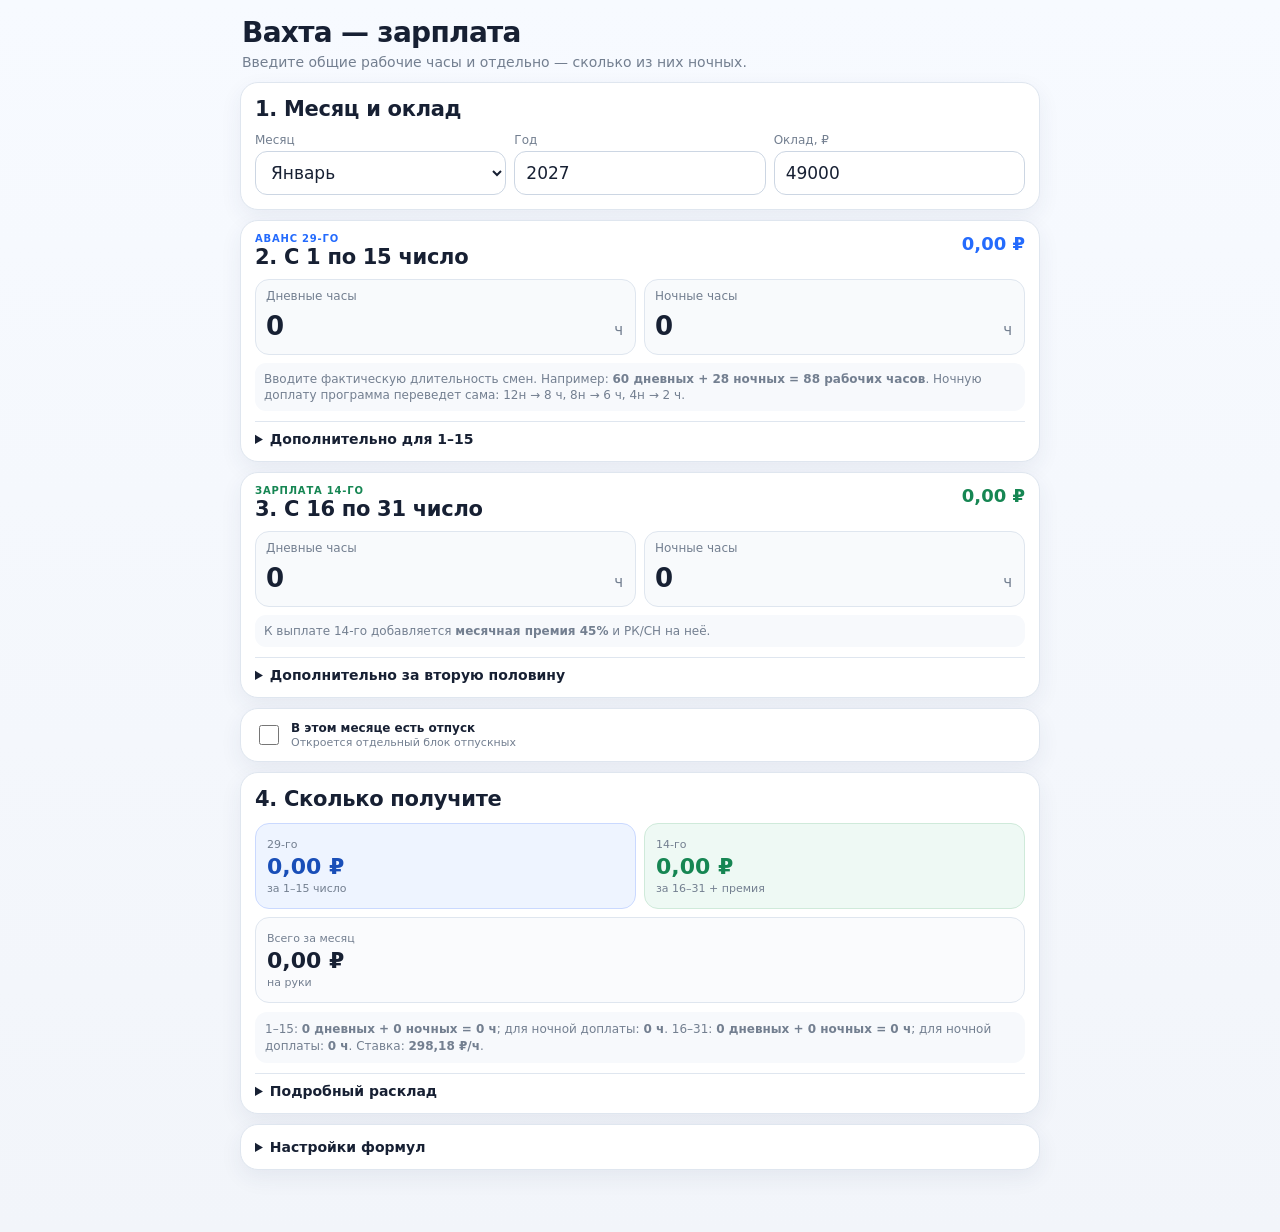
<file: index.html>
<!DOCTYPE html>
<html lang="ru">
<head>
<meta charset="UTF-8">
<meta name="viewport" content="width=device-width,initial-scale=1.0,viewport-fit=cover">
<title>Вахта — зарплата</title>
<meta name="theme-color" content="#246bfd">
<meta name="mobile-web-app-capable" content="yes">
<meta name="apple-mobile-web-app-capable" content="yes">
<meta name="apple-mobile-web-app-title" content="Вахта ЗП">
<link rel="manifest" href="manifest.webmanifest">
<link rel="icon" href="icon.svg" type="image/svg+xml">
<link rel="stylesheet" href="styles.css">
</head>
<body>
<div class="wrap">
  <div class="hero">
    <h1>Вахта — зарплата</h1>
    <p>Введите общие рабочие часы и отдельно — сколько из них ночных.</p>
  </div>

  <section class="card">
    <h2>1. Месяц и оклад</h2>
    <div class="grid3">
      <div><label>Месяц</label><select id="month">
        <option value="1">Январь</option><option value="2">Февраль</option><option value="3">Март</option><option value="4">Апрель</option><option value="5">Май</option><option value="6">Июнь</option><option value="7">Июль</option><option value="8">Август</option><option value="9">Сентябрь</option><option value="10">Октябрь</option><option value="11">Ноябрь</option><option value="12">Декабрь</option>
      </select></div>
      <div><label>Год</label><input id="year" type="number" value="2027" min="2024" max="2100"></div>
      <div><label>Оклад, ₽</label><input id="salary" type="number" value="49000" min="0" step="1"></div>
    </div>
  </section>

  <section class="card period first">
    <div class="periodHead"><div><div class="eyebrow">АВАНС 29-ГО</div><h2>2. С 1 по 15 число</h2></div><div class="periodMoney" id="advanceTop">0 ₽</div></div>
    <div class="hoursGrid">
      <div class="bigField"><label>Всего рабочих часов</label><input id="day1" inputmode="decimal" type="number" min="0" step="1" value="0"><span>ч</span></div>
      <div class="bigField"><label>Из них ночных</label><input id="night1" inputmode="decimal" type="number" min="0" step="1" value="0"><span>ч</span></div>
    </div>
    <div class="note">Ночные часы <b>уже входят</b> в общие рабочие часы. Например: отработано 88 ч, из них ночных 18 ч → вводите <b>88</b> и <b>18</b>.</div>
    <details>
      <summary>Дополнительно для 1–15</summary>
      <div class="grid3 inside">
        <div><label>Праздничные часы</label><input id="holiday1" type="number" min="0" step="1" value="0"></div>
        <div><label>Дней в пути</label><input id="travel1" type="number" min="0" step="1" value="0"></div>
        <div><label>Дней вахты</label><input id="vakh1" type="number" min="0" step="1" placeholder="авто"></div>
      </div>
      <div class="small">Если «Дней вахты» пусто, программа оценит их по рабочим часам и дням в пути.</div>
    </details>
  </section>

  <section class="card period second">
    <div class="periodHead"><div><div class="eyebrow greenText">ЗАРПЛАТА 14-ГО</div><h2>3. <span id="secondLabel">С 16 по 31 число</span></h2></div><div class="periodMoney greenText" id="salaryTop">0 ₽</div></div>
    <div class="hoursGrid">
      <div class="bigField"><label>Всего рабочих часов</label><input id="day2" inputmode="decimal" type="number" min="0" step="1" value="0"><span>ч</span></div>
      <div class="bigField"><label>Из них ночных</label><input id="night2" inputmode="decimal" type="number" min="0" step="1" value="0"><span>ч</span></div>
    </div>
    <div class="note">К выплате 14-го добавляется <b>месячная премия 45%</b> и РК/СН на неё.</div>
    <details>
      <summary>Дополнительно за вторую половину</summary>
      <div class="grid3 inside">
        <div><label>Праздничные часы</label><input id="holiday2" type="number" min="0" step="1" value="0"></div>
        <div><label>Дней в пути</label><input id="travel2" type="number" min="0" step="1" value="0"></div>
        <div><label>Дней вахты</label><input id="vakh2" type="number" min="0" step="1" placeholder="авто"></div>
      </div>
    </details>
  </section>

  <section class="card vacationCard">
    <label class="switchRow"><input id="hasVacation" type="checkbox"><span><b>В этом месяце есть отпуск</b><small>Откроется отдельный блок отпускных</small></span></label>
    <div id="vacationBox" class="hidden vacationBox">
      <div class="grid">
        <div><label>Дней отпуска</label><input id="vacDays" type="number" min="0" step="1" value="0"></div>
        <div><label>Отпускные на руки, ₽</label><input id="vacNet" type="number" min="0" step="100" value="0"></div>
      </div>
      <div class="note">Пока отпускные вводятся отдельной суммой на руки. Автоматический расчёт отпускных сделаем отдельной логикой.</div>
    </div>
  </section>

  <section class="card resultCard">
    <h2>4. Сколько получите</h2>
    <div class="resultGrid">
      <div class="result blue"><span>29-го</span><strong id="advanceOut">0 ₽</strong><small>за 1–15 число</small></div>
      <div class="result green"><span>14-го</span><strong id="finalOut">0 ₽</strong><small id="finalCaption">за 16–31 + премия</small></div>
      <div class="result" id="vacResult"><span>Отпускные</span><strong id="vacOut">0 ₽</strong><small>отдельной выплатой</small></div>
      <div class="result total"><span>Всего за месяц</span><strong id="netOut">0 ₽</strong><small>на руки</small></div>
    </div>
    <div class="summary" id="summary"></div>
    <details>
      <summary>Подробный расклад</summary>
      <div class="tableWrap"><table><thead><tr><th>Начисление</th><th>1–15</th><th id="thSecond">16–31</th></tr></thead><tbody id="breakdown"></tbody></table></div>
    </details>
  </section>

  <section class="card settingsCard">
    <details>
      <summary>Настройки формул</summary>
      <div class="grid3 inside">
        <div><label>Норма часов</label><input id="norm" type="number" step="0.01" value="164.33"></div>
        <div><label>РК, %</label><input id="rkPct" type="number" step="1" value="80"></div>
        <div><label>СН, %</label><input id="snPct" type="number" step="1" value="80"></div>
        <div><label>Ночные, %</label><input id="nightPct" type="number" step="1" value="35"></div>
        <div><label>Премия, %</label><input id="premiumPct" type="number" step="1" value="45"></div>
        <div><label>Вахтовая, ₽/день</label><input id="vakhDay" type="number" step="1" value="287"></div>
        <div><label>Профсоюз, %</label><input id="unionPct" type="number" step="0.1" value="1"></div>
        <div><label>НДФЛ, %</label><input id="taxPct" type="number" step="0.1" value="13"></div>
        <div><label>Налоговый вычет, ₽</label><input id="taxDeduction" type="number" step="100" value="0"></div>
        <div><label>Оплата дня в пути, ₽</label><input id="travelDay" type="number" step="1" value="0"><small>Для точности можно указать из расчётки</small></div>
        <div><label>Доп. начисления 14-го, ₽</label><input id="extraGross" type="number" step="100" value="0"></div>
      </div>
      <button id="resetBtn" class="softBtn" type="button">Сбросить часы месяца</button>
    </details>
  </section>
</div>
<script src="core.js" defer></script>
</body>
</html>
</file>
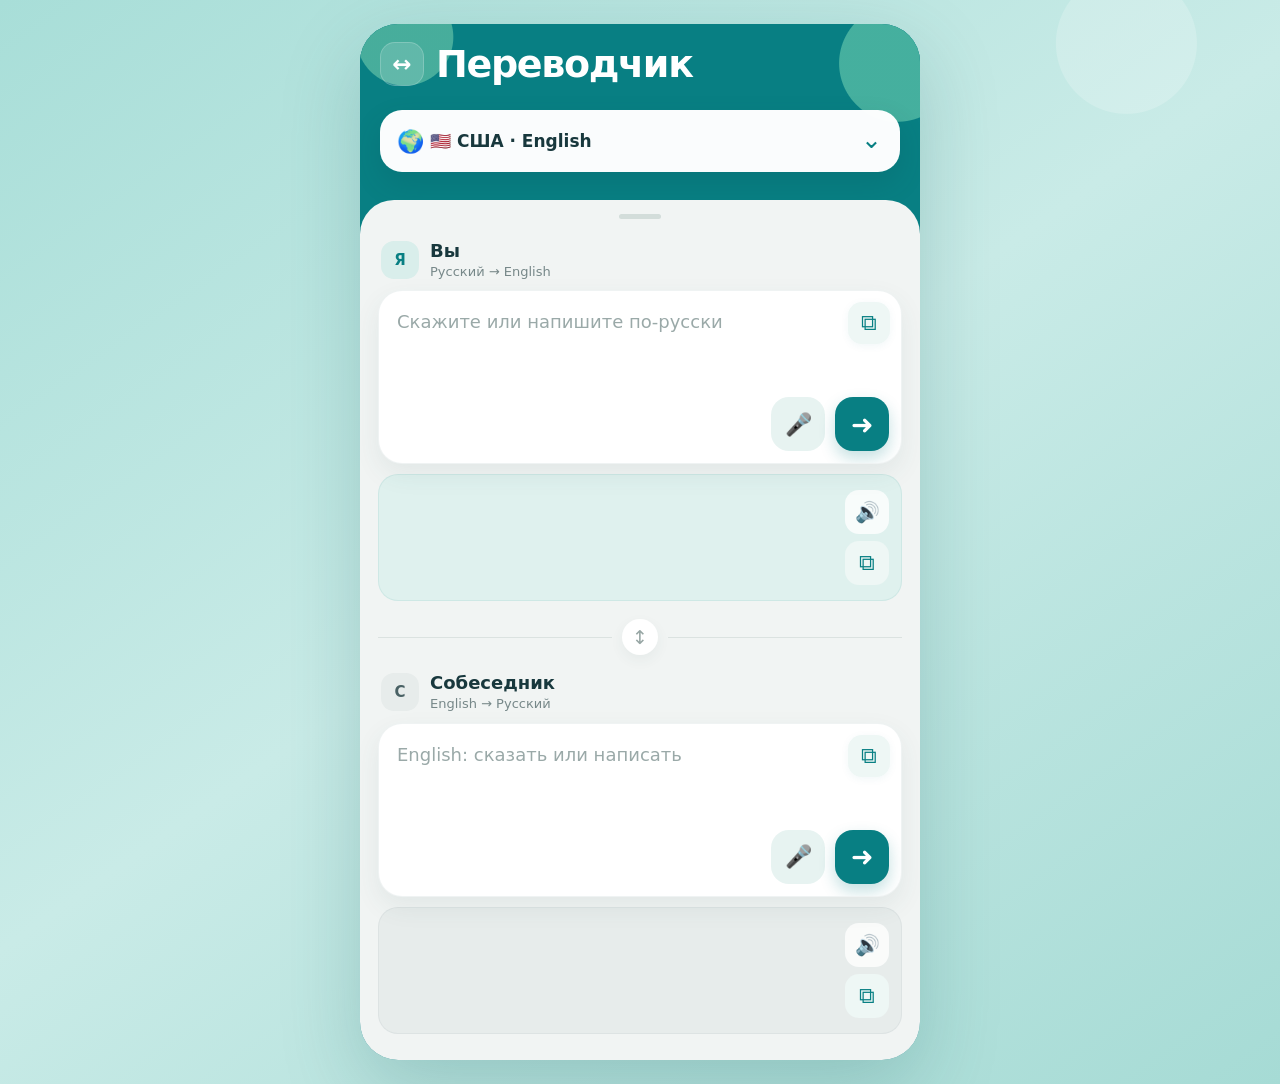
<file: voice-translator/index.html>
<!doctype html>
<html lang="ru">
<head>
  <meta charset="utf-8">
  <meta name="viewport" content="width=device-width,initial-scale=1,viewport-fit=cover,user-scalable=no">
  <meta name="theme-color" content="#087f83">
  <meta name="description" content="Двусторонний голосовой переводчик для общения в поездках.">
  <meta name="mobile-web-app-capable" content="yes">
  <meta name="apple-mobile-web-app-capable" content="yes">
  <meta name="apple-mobile-web-app-title" content="Переводчик">
  <meta name="apple-mobile-web-app-status-bar-style" content="black-translucent">
  <title>Переводчик</title>
  <link rel="manifest" href="manifest.webmanifest?v=15">
  <link rel="icon" href="icon.svg?v=15" type="image/svg+xml">
  <link rel="stylesheet" href="styles.css?v=15">
  <style>
    .copy-mini{
      border:0;display:grid;place-items:center;width:42px;height:42px;border-radius:14px;
      background:#eef7f5;color:#087f83;font-size:22px;font-weight:800;line-height:1;
      cursor:pointer;-webkit-tap-highlight-color:transparent;touch-action:manipulation;
      transition:transform .08s ease,background .15s ease,color .15s ease
    }
    .copy-mini:active{transform:scale(.95)}
    .copy-mini.copied{background:#087f83;color:#fff}
    .composer-copy{position:absolute;z-index:4;top:11px;right:11px;box-shadow:0 2px 8px rgba(8,127,131,.06)}
    .composer textarea{padding-right:66px}
    .bubble-buttons{flex:0 0 auto;display:flex;flex-direction:column;gap:7px}
    .bubble-buttons .sound-btn,.bubble-buttons .copy-mini{width:44px;height:44px;border-radius:14px}
    @media(max-width:360px){
      .copy-mini{width:40px;height:40px;border-radius:13px}
      .composer textarea{padding-right:62px}
      .bubble-buttons .sound-btn,.bubble-buttons .copy-mini{width:42px;height:42px}
    }
  </style>
</head>
<body>
  <main class="phone-shell">
    <header class="hero">
      <div class="app-title">
        <div class="app-mark" aria-hidden="true">↔</div>
        <h1>Переводчик</h1>
      </div>

      <div class="country-picker">
        <span class="country-icon" aria-hidden="true">🌍</span>
        <select id="countrySelect" aria-label="Выбрать страну собеседника"></select>
        <span class="country-chevron" aria-hidden="true">⌄</span>
      </div>
    </header>

    <section class="conversation-sheet">
      <div class="sheet-handle" aria-hidden="true"></div>

      <section class="talk-section">
        <div class="speaker-row">
          <span class="speaker-badge">Я</span>
          <div class="speaker-copy">
            <strong>Вы</strong>
            <span id="youDirection">Русский → English</span>
          </div>
        </div>

        <div class="composer">
          <textarea id="youText" rows="3" enterkeyhint="send" autocomplete="off" autocapitalize="sentences" placeholder="Скажите или напишите по-русски"></textarea>
          <button id="copyYouText" class="copy-mini composer-copy" type="button" aria-label="Скопировать ваш текст">⧉</button>
          <div class="composer-actions">
            <button id="youMic" class="round-btn mic-btn" type="button" aria-label="Говорить по-русски">🎤</button>
            <button id="youSend" class="round-btn send-btn" type="button" aria-label="Перевести">➜</button>
          </div>
        </div>

        <div id="youResult" class="translation-bubble" aria-live="polite" hidden>
          <div id="foreignText" class="result-text"></div>
          <div class="bubble-buttons">
            <button id="speakForeign" class="sound-btn" type="button" aria-label="Озвучить перевод">🔊</button>
            <button id="copyForeignText" class="copy-mini" type="button" aria-label="Скопировать перевод">⧉</button>
          </div>
        </div>
      </section>

      <div class="conversation-divider" aria-hidden="true"><span>↕</span></div>

      <section class="talk-section partner-section">
        <div class="speaker-row">
          <span class="speaker-badge partner-badge">С</span>
          <div class="speaker-copy">
            <strong>Собеседник</strong>
            <span id="partnerDirection">English → Русский</span>
          </div>
        </div>

        <div class="composer">
          <textarea id="partnerText" rows="3" enterkeyhint="send" autocomplete="off" autocapitalize="sentences" placeholder="Say or type in English"></textarea>
          <button id="copyPartnerText" class="copy-mini composer-copy" type="button" aria-label="Скопировать текст собеседника">⧉</button>
          <div class="composer-actions">
            <button id="partnerMic" class="round-btn mic-btn" type="button" aria-label="Говорить на языке собеседника">🎤</button>
            <button id="partnerSend" class="round-btn send-btn" type="button" aria-label="Перевести на русский">➜</button>
          </div>
        </div>

        <div id="partnerResult" class="translation-bubble partner-result" aria-live="polite" hidden>
          <div id="russianText" class="result-text"></div>
          <div class="bubble-buttons">
            <button id="speakRussian" class="sound-btn" type="button" aria-label="Озвучить по-русски">🔊</button>
            <button id="copyRussianText" class="copy-mini" type="button" aria-label="Скопировать перевод на русский">⧉</button>
          </div>
        </div>
      </section>
    </section>

    <div id="toast" class="toast" role="status" aria-live="polite" hidden></div>
  </main>

  <script src="app.js?v=15" defer></script>
  <script>
    (() => {
      function message(text){
        const toast=document.querySelector('#toast');
        if(!toast)return;
        toast.textContent=text;toast.hidden=false;
        clearTimeout(window.__copyToastTimer);
        window.__copyToastTimer=setTimeout(()=>{toast.hidden=true},1400);
      }

      async function copy(value,button){
        const text=String(value||'').trim();
        if(!text){message('Здесь пока нет текста');return}
        try{
          if(navigator.clipboard&&window.isSecureContext){
            await navigator.clipboard.writeText(text);
          }else{
            const helper=document.createElement('textarea');
            helper.value=text;helper.setAttribute('readonly','');
            helper.style.position='fixed';helper.style.opacity='0';helper.style.pointerEvents='none';
            document.body.append(helper);helper.select();helper.setSelectionRange(0,helper.value.length);
            const ok=document.execCommand('copy');helper.remove();if(!ok)throw new Error('copy');
          }
          try{navigator.vibrate?.(14)}catch{}
          button.textContent='✓';button.classList.add('copied');message('Скопировано');
          setTimeout(()=>{button.textContent='⧉';button.classList.remove('copied')},900);
        }catch{message('Не удалось скопировать')}
      }

      const bind=(buttonId,getValue)=>{
        const button=document.getElementById(buttonId);
        if(button)button.addEventListener('click',()=>copy(getValue(),button));
      };

      bind('copyYouText',()=>document.getElementById('youText')?.value);
      bind('copyForeignText',()=>document.getElementById('foreignText')?.textContent);
      bind('copyPartnerText',()=>document.getElementById('partnerText')?.value);
      bind('copyRussianText',()=>document.getElementById('russianText')?.textContent);
    })();
  </script>
</body>
</html>
</file>
<file: styles.css>
:root{--bg:#f3f6fb;--card:#fff;--ink:#172033;--muted:#737f90;--line:#dfe6ef;--blue:#246bfd;--blueSoft:#eef4ff;--green:#168653;--greenSoft:#eef9f4;--shadow:0 8px 22px rgba(40,62,95,.07)}*{box-sizing:border-box}html{-webkit-text-size-adjust:100%}body{margin:0;background:linear-gradient(180deg,#f7faff 0,#f2f5fa 100%);color:var(--ink);font-family:system-ui,-apple-system,"Segoe UI",Roboto,Arial,sans-serif;padding-bottom:24px}.wrap{max-width:820px;margin:0 auto;padding:12px 10px 28px}.hero{padding:4px 2px 10px}.hero h1{font-size:28px;letter-spacing:-.7px;margin:0 0 4px}.hero p{margin:0;color:var(--muted);font-size:14px;line-height:1.35}.card{background:var(--card);border:1px solid var(--line);border-radius:18px;padding:14px;margin:0 0 10px;box-shadow:var(--shadow)}h2{font-size:21px;margin:0 0 12px;letter-spacing:-.3px}.grid,.grid3,.hoursGrid,.resultGrid{display:grid;gap:8px}.grid{grid-template-columns:repeat(2,minmax(0,1fr))}.grid3{grid-template-columns:repeat(3,minmax(0,1fr))}.hoursGrid{grid-template-columns:1fr 1fr}.resultGrid{grid-template-columns:1fr 1fr}label{display:block;color:var(--muted);font-size:12px;margin-bottom:4px}input,select{width:100%;border:1.25px solid #ccd6e3;border-radius:12px;background:#fff;color:var(--ink);font:inherit;font-size:17px;padding:10px 11px;outline:none;min-height:44px}input:focus,select:focus{border-color:#8db0ff;box-shadow:0 0 0 3px rgba(36,107,253,.07)}.period{padding-top:12px}.periodHead{display:flex;justify-content:space-between;gap:8px;align-items:flex-start}.periodHead h2{margin:1px 0 10px}.eyebrow{font-size:10px;font-weight:800;letter-spacing:.08em;color:var(--blue)}.greenText{color:var(--green)!important}.periodMoney{font-size:18px;font-weight:850;color:var(--blue);white-space:nowrap}.bigField{position:relative;background:#f8fafc;border:1px solid var(--line);border-radius:14px;padding:9px 10px}.bigField label{font-size:12px}.bigField input{font-size:26px;font-weight:800;border:0;background:transparent;padding:0 30px 0 0;min-height:38px;box-shadow:none}.bigField span{position:absolute;right:12px;bottom:15px;color:var(--muted);font-size:15px}.note,.small,.summary{color:var(--muted);font-size:12px;line-height:1.35}.note{margin-top:8px;background:#f7f9fc;border-radius:11px;padding:8px 9px}.small{margin-top:6px}.summary{margin-top:9px;background:#f7f9fc;border-radius:12px;padding:9px 10px}details{border-top:1px solid var(--line);margin-top:10px;padding-top:9px}summary{cursor:pointer;font-weight:750;font-size:14px}.inside{margin-top:9px}.switchRow{display:flex;align-items:center;gap:9px;margin:0;color:var(--ink);cursor:pointer}.switchRow input{width:20px;height:20px;min-height:20px}.switchRow span{display:flex;flex-direction:column;gap:1px}.switchRow small{color:var(--muted);font-size:11px}.vacationBox{margin-top:10px;padding-top:10px;border-top:1px solid var(--line)}.hidden{display:none!important}.result{min-height:86px;border:1px solid var(--line);border-radius:14px;padding:11px;display:flex;flex-direction:column;justify-content:center;background:#fafbfd}.result span,.result small{color:var(--muted);font-size:11px}.result strong{font-size:22px;line-height:1.05;margin:4px 0}.result.blue{background:var(--blueSoft);border-color:#cad9ff}.result.blue strong{color:#194eb8}.result.green{background:var(--greenSoft);border-color:#cfeada}.result.green strong{color:var(--green)}.result.total{grid-column:1/-1}.tableWrap{overflow:auto;margin-top:8px}table{width:100%;border-collapse:collapse;font-size:12px}th,td{border-bottom:1px solid var(--line);padding:7px 5px;text-align:right;white-space:nowrap}th:first-child,td:first-child{text-align:left}.softBtn{margin-top:10px;border:0;border-radius:11px;padding:10px 12px;background:#eef2f7;color:#344054;font-weight:750;font-size:13px}.settingsCard details{border:0;margin:0;padding:0}.vacationCard{padding-top:12px;padding-bottom:12px}@media(max-width:700px){.wrap{padding:8px 7px 22px}.hero{display:none}.card{padding:11px;border-radius:15px;margin-bottom:8px}.card>h2{font-size:18px;margin-bottom:9px}.grid3{grid-template-columns:1.15fr .8fr 1fr;gap:6px}.grid{gap:6px}.hoursGrid{gap:6px}.periodHead{align-items:center}.periodHead h2{font-size:18px;margin:0 0 7px}.periodMoney{font-size:17px}.bigField{padding:7px 8px;border-radius:12px}.bigField input{font-size:24px;min-height:34px}.bigField span{bottom:13px;right:10px}.note{padding:7px 8px;margin-top:6px}.inside.grid3{grid-template-columns:repeat(3,minmax(0,1fr))}.resultGrid{grid-template-columns:1fr 1fr;gap:6px}.result{min-height:78px;padding:9px;border-radius:12px}.result strong{font-size:20px}.result.total{grid-column:1/-1}.summary{font-size:11px}.settingsCard input,.settingsCard select{font-size:15px;padding:8px 9px;min-height:40px}}@media(max-width:430px){.grid3{grid-template-columns:1.2fr .78fr 1fr}.grid3 label{font-size:10px}.grid3 input,.grid3 select{font-size:15px;padding:8px 8px}.periodHead{display:flex}.hoursGrid{grid-template-columns:1fr 1fr}.bigField input{font-size:22px}.inside.grid3{grid-template-columns:1fr 1fr 1fr}.inside.grid3 label{font-size:10px}.grid{grid-template-columns:1fr 1fr}.result strong{font-size:19px}}
</file>
<file: voice-translator/styles.css>
:root {
  font-family: Inter, ui-sans-serif, system-ui, -apple-system, BlinkMacSystemFont, "Segoe UI", sans-serif;
  color: #17333a;
  background: #bfe7e2;
  font-synthesis: none;
  -webkit-text-size-adjust: 100%;
}

* { box-sizing: border-box; }
html { min-height: 100%; background: #bfe7e2; }
body {
  margin: 0;
  min-height: 100dvh;
  background:
    radial-gradient(circle at 88% 4%, rgba(255,255,255,.2) 0 70px, transparent 71px),
    linear-gradient(145deg, #a8ded8 0%, #c9ebe7 48%, #a6dbd5 100%);
  overscroll-behavior-y: none;
}

button, textarea, select { font: inherit; }
button, select { -webkit-tap-highlight-color: transparent; touch-action: manipulation; }
button { cursor: pointer; }

.phone-shell {
  width: min(100%, 560px);
  min-height: 100dvh;
  margin: 0 auto;
  background: #087f83;
  overflow: hidden;
  position: relative;
}

.hero {
  min-height: 200px;
  padding: calc(env(safe-area-inset-top) + 18px) 20px 70px;
  color: #fff;
  background:
    radial-gradient(circle at 96% 18%, rgba(95,196,170,.7) 0 58px, transparent 59px),
    radial-gradient(circle at 8% 6%, rgba(105,198,169,.65) 0 48px, transparent 49px),
    #087f83;
}

.app-title {
  display: flex;
  align-items: center;
  gap: 12px;
  margin-bottom: 24px;
}

.app-mark {
  width: 44px;
  height: 44px;
  display: grid;
  place-items: center;
  border-radius: 15px;
  background: rgba(255,255,255,.14);
  border: 1px solid rgba(255,255,255,.2);
  font-size: 23px;
  font-weight: 800;
}

h1 {
  margin: 0;
  font-size: clamp(28px, 8vw, 38px);
  line-height: 1;
  letter-spacing: -.035em;
  font-weight: 800;
}

.country-picker {
  position: relative;
  display: flex;
  align-items: center;
  height: 62px;
  border-radius: 22px;
  background: rgba(255,255,255,.98);
  box-shadow: 0 12px 28px rgba(0,69,72,.16);
}

.country-icon {
  position: absolute;
  left: 17px;
  z-index: 2;
  font-size: 22px;
  pointer-events: none;
}

.country-picker select {
  width: 100%;
  height: 100%;
  padding: 0 50px 0 50px;
  border: 0;
  border-radius: inherit;
  outline: 0;
  appearance: none;
  -webkit-appearance: none;
  background: transparent;
  color: #18383d;
  font-size: 17px;
  font-weight: 760;
}

.country-chevron {
  position: absolute;
  right: 18px;
  top: 50%;
  transform: translateY(-56%);
  color: #087f83;
  font-size: 25px;
  line-height: 1;
  pointer-events: none;
}

.conversation-sheet {
  min-height: calc(100dvh - 158px);
  margin-top: -42px;
  padding: 12px 18px calc(22px + env(safe-area-inset-bottom));
  border-radius: 34px 34px 0 0;
  background: #f1f4f3;
  position: relative;
}

.sheet-handle {
  width: 42px;
  height: 5px;
  margin: 2px auto 18px;
  border-radius: 999px;
  background: #d3ddda;
}

.talk-section {
  padding: 4px 0;
}

.speaker-row {
  display: flex;
  align-items: center;
  gap: 11px;
  margin: 0 3px 11px;
}

.speaker-badge {
  width: 38px;
  height: 38px;
  display: grid;
  place-items: center;
  flex: 0 0 auto;
  border-radius: 13px;
  background: #d9eeeb;
  color: #087f83;
  font-size: 15px;
  font-weight: 850;
}

.partner-badge {
  background: #e7eceb;
  color: #496164;
}

.speaker-copy {
  min-width: 0;
  display: flex;
  flex-direction: column;
  gap: 2px;
}

.speaker-copy strong {
  font-size: 18px;
  line-height: 1.15;
  color: #18383d;
}

.speaker-copy span {
  color: #778889;
  font-size: 13px;
  line-height: 1.2;
  white-space: nowrap;
  overflow: hidden;
  text-overflow: ellipsis;
}

.composer {
  position: relative;
  border-radius: 24px;
  background: #fff;
  box-shadow: 0 10px 26px rgba(47,89,88,.08);
  border: 1px solid rgba(121,156,153,.12);
  overflow: hidden;
}

textarea {
  display: block;
  width: 100%;
  min-height: 124px;
  max-height: 230px;
  resize: none;
  padding: 18px 18px 76px;
  border: 0;
  outline: 0;
  background: transparent;
  color: #17333a;
  font-size: 18px;
  line-height: 1.45;
  caret-color: #087f83;
}

textarea::placeholder { color: #9aa9a8; }

.composer:focus-within {
  box-shadow: 0 0 0 3px rgba(8,127,131,.10), 0 12px 30px rgba(47,89,88,.10);
}

.composer-actions {
  position: absolute;
  right: 12px;
  bottom: 12px;
  display: flex;
  align-items: center;
  gap: 10px;
}

.round-btn,
.sound-btn {
  border: 0;
  display: grid;
  place-items: center;
}

.round-btn {
  width: 54px;
  height: 54px;
  border-radius: 18px;
  font-size: 22px;
  transition: transform .08s ease, opacity .15s ease, box-shadow .15s ease;
}

.round-btn:active,
.sound-btn:active { transform: scale(.96); }

.mic-btn {
  background: #e7f3f1;
  color: #087f83;
}

.send-btn {
  background: #087f83;
  color: #fff;
  font-size: 27px;
  box-shadow: 0 7px 16px rgba(8,127,131,.24);
}

.round-btn.listening {
  background: #e5554f;
  color: #fff;
  animation: listeningPulse 1.05s ease-in-out infinite;
}

.round-btn:disabled {
  opacity: .48;
  cursor: default;
  box-shadow: none;
}

.translation-bubble {
  display: flex;
  align-items: flex-start;
  gap: 10px;
  margin-top: 10px;
  padding: 15px 12px 15px 17px;
  border-radius: 20px;
  background: #dff1ee;
  border: 1px solid rgba(8,127,131,.08);
}

.partner-result {
  background: #e7eceb;
  border-color: rgba(64,94,96,.06);
}

.result-text {
  flex: 1;
  min-width: 0;
  color: #17383d;
  font-size: 20px;
  line-height: 1.45;
  font-weight: 650;
  white-space: pre-wrap;
  overflow-wrap: anywhere;
}

.sound-btn {
  width: 48px;
  height: 48px;
  flex: 0 0 auto;
  border-radius: 16px;
  background: rgba(255,255,255,.78);
  font-size: 20px;
}

.conversation-divider {
  display: flex;
  align-items: center;
  gap: 10px;
  margin: 14px 0;
  color: #97a6a4;
}

.conversation-divider::before,
.conversation-divider::after {
  content: "";
  height: 1px;
  flex: 1;
  background: #dbe2e0;
}

.conversation-divider span {
  width: 36px;
  height: 36px;
  display: grid;
  place-items: center;
  border-radius: 999px;
  background: #fff;
  box-shadow: 0 5px 14px rgba(47,89,88,.06);
  font-size: 19px;
}

.toast {
  position: fixed;
  left: 50%;
  bottom: max(18px, calc(env(safe-area-inset-bottom) + 10px));
  transform: translateX(-50%);
  z-index: 30;
  width: max-content;
  max-width: calc(100% - 30px);
  padding: 12px 16px;
  border-radius: 15px;
  background: #15383c;
  color: #fff;
  font-size: 14px;
  text-align: center;
  box-shadow: 0 12px 30px rgba(0,0,0,.18);
}

@keyframes listeningPulse {
  0%, 100% { transform: scale(1); box-shadow: 0 0 0 0 rgba(229,85,79,.20); }
  50% { transform: scale(.96); box-shadow: 0 0 0 8px rgba(229,85,79,0); }
}

@media (max-width: 360px) {
  .hero { padding-left: 14px; padding-right: 14px; }
  .conversation-sheet { padding-left: 12px; padding-right: 12px; }
  .country-picker select { font-size: 16px; }
  textarea { font-size: 17px; }
  .round-btn { width: 50px; height: 50px; border-radius: 16px; }
}

@media (min-width: 700px) {
  body { padding: 24px; }
  .phone-shell {
    min-height: calc(100dvh - 48px);
    border-radius: 38px;
    box-shadow: 0 28px 80px rgba(16,90,89,.22);
  }
  .conversation-sheet { min-height: calc(100dvh - 206px); }
}

@media (prefers-reduced-motion: reduce) {
  *, *::before, *::after { animation: none !important; transition: none !important; }
}
</file>
